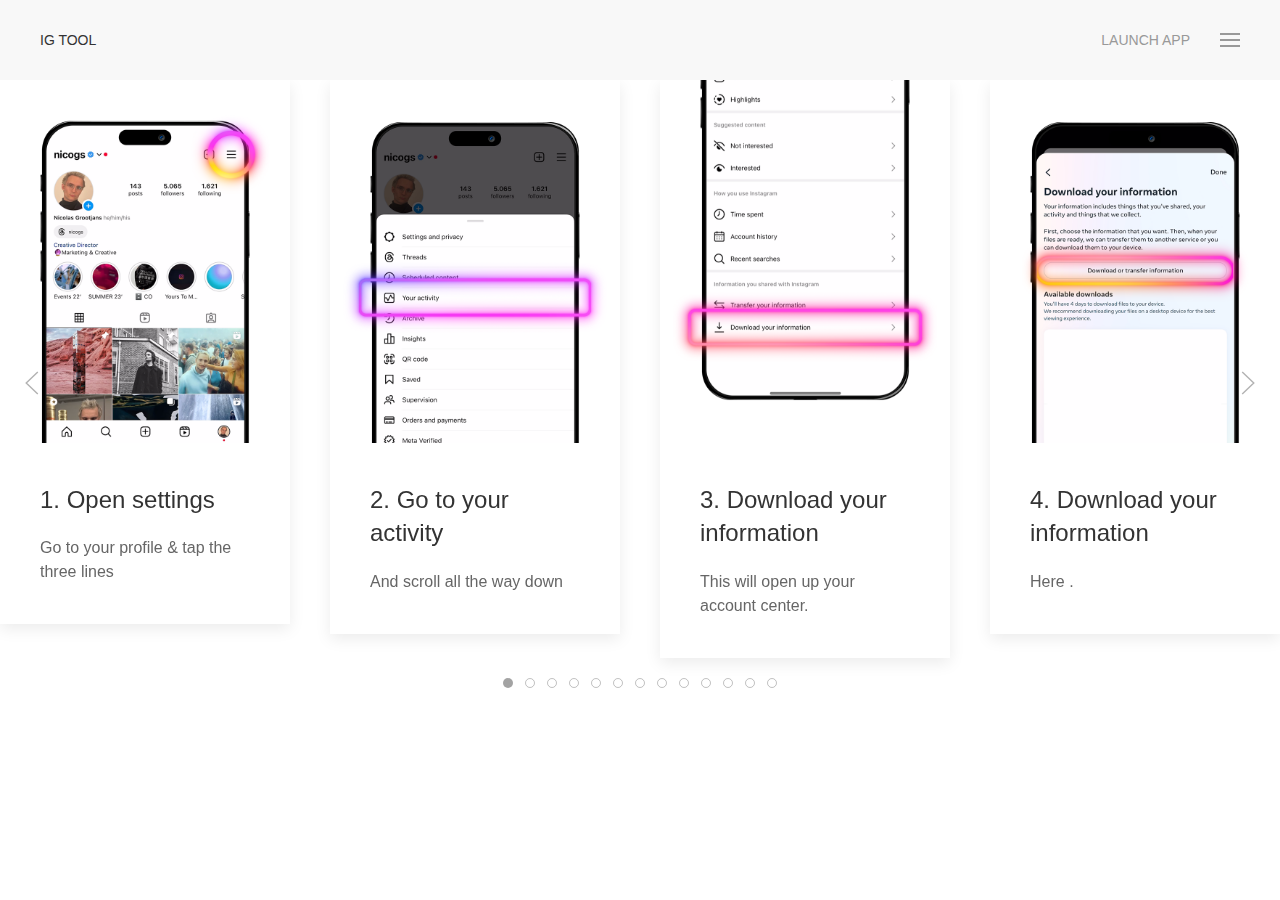
<file: howto.html>
<!DOCTYPE html>
<html lang="en">
<head>
	<meta charset="UTF-8">
	<meta name="viewport" content="width=device-width, initial-scale=1.0">
	<title>Document</title>
	<link rel="stylesheet" href="./styles/uikit.css">
	<link rel="stylesheet" href="https://cdnjs.cloudflare.com/ajax/libs/font-awesome/6.5.1/css/all.min.css" integrity="sha512-DTOQO9RWCH3ppGqcWaEA1BIZOC6xxalwEsw9c2QQeAIftl+Vegovlnee1c9QX4TctnWMn13TZye+giMm8e2LwA==" crossorigin="anonymous" referrerpolicy="no-referrer" />
	<link rel="stylesheet" href="./styles/style.css">

	<script src="./scripts/libraries/uikit.min.js"></script>
	<script src="./scripts/libraries/uikit-icons.min.js"></script>
	<!-- <link rel="manifest" href="./manifest.json"> -->
	<link rel="apple-touch-icon" href="./img/icons/icon-192x192.png">
	<meta name="apple-mobile-web-app-status-bar" content="#FF520E">
</head>
<body>
	<div uk-sticky="sel-target: .uk-navbar-container; cls-active: uk-navbar-sticky; end: false;">
		<nav class="uk-navbar-container">
			<div class="uk-container">
				<div uk-navbar="dropbar: true; dropbar-anchor: !.uk-navbar-container; target-y: !.uk-navbar-container">
					<div class="uk-navbar-left">
						<ul class="uk-navbar-nav">
							<li class="uk-active"><a href="#">IG Tool</a></li>
						</ul>
					</div>

					<div class="uk-navbar-right">
						<ul class="uk-navbar-nav">
							<li><a href="./">Launch App</a></li>
						</ul>

						<a class="uk-navbar-toggle uk-navbar-toggle-animate uk-icon uk-navbar-toggle-icon" href="" uk-navbar-toggle-icon="" role="button" aria-haspopup="true" aria-label="Open menu"></a>
						
						<div class="uk-navbar-dropdown uk-drop" uk-drop="mode: click; cls-drop: uk-navbar-dropdown; boundary: !.uk-navbar; stretch: x; flip: false" style="overflow-x: auto; top: 160px; left: 0px; width: 400px; max-width: 400px;">
							<!-- <ul class="uk-nav uk-navbar-dropdown-nav">
								<li class="uk-nav-header">Current session</li>
								<li><a id="navDownloadSession"><span class="uk-margin-small-right uk-icon" uk-icon="download"></span>Download</a></li>
								<li><a id="navDeleteSession"><span class="uk-margin-small-right uk-icon" uk-icon="trash"></span>Delete</a></li>
								<li class="uk-nav-divider"></li>
								<li class="uk-nav-header">Instagram Data</li>
								<li>
									<p class="uk-text-middle">Add the ZIP file that Instagram has </p>
									
									<div class="uk-margin" uk-margin>
										<div uk-form-custom="target: true">
											<input type="file" id="inputZIP" aria-label="Custom controls">
											<input class="uk-input uk-form-width-medium" type="text" id="" placeholder="Select file" aria-label="Custom controls" disabled>
										</div>
										<button class="uk-button uk-button-default" id="btnInstaNav" >Upload Data</button>
									</div>
								</li>
								<li class="uk-nav-divider"></li>
								<li>
									<ul uk-accordion>
										<li>
											<a class="uk-accordion-title uk-nav-header" href>Session data <span class="uk-text-meta">(optional)</span></a>
											<div class="uk-accordion-content">
												<p class="uk-text-middle">Optionally you can use the recorded data or tracked progress from a previous Sessio, by uploading the session file (JSON) </p>
												<div class="uk-margin " uk-margin>
													<div uk-form-custom="target: true">
														<input type="file" id="inputSession" aria-label="Custom controls">
														<input class="uk-input" type="text" placeholder="Select file" aria-label="Custom controls" disabled>
													</div>
													<button class="uk-button uk-button-default" id="btnSessionNav">Upload Data</button>
												</div>
											</div>
										</li>
									</ul>
								</li>
							</ul> -->
						</div>
					</div>
				</div>
			</div>
		</nav>
	</div>
	<div uk-slider>
		<div class="uk-position-relative">
			<div class="uk-slider-container-offset uk-dark">
				<ul class="uk-slider-items uk-child-width-1-1 uk-child-width-1-3@s uk-child-width-1-4@m uk-grid">
					<li>
						<div class="uk-card uk-card-default">
							<div class="uk-card-media-top">
								<img src="img/howto/howto_0.png" width="400" height="500" alt="">
							</div>
							<div class="uk-card-body " uk-height-match>
								<h3 class="uk-card-title">1. Open settings</h3>
								<p>Go to your profile & tap the three lines</p>
							</div>
						</div>
					</li>
					<li>
						<div class="uk-card uk-card-default">
							<div class="uk-card-media-top">
								<img src="img/howto/howto_1.png" width="400" height="500" alt="">
							</div>
							<div class="uk-card-body">
								<h3 class="uk-card-title">2. Go to your activity</h3>
								<p>And scroll all the way down</p>
							</div>
						</div>
					</li>
					<li>
						<div class="uk-card uk-card-default">
							<div class="uk-card-media-top">
								<img src="img/howto/howto_2.png" width="400" height="500" alt="">
							</div>
							<div class="uk-card-body">
								<h3 class="uk-card-title">3. Download your information</h3>
								<p>This will open up your account center.</p>
							</div>
						</div>
					</li>
					<li>
						<div class="uk-card uk-card-default">
							<div class="uk-card-media-top">
								<img src="img/howto/howto_3.png" width="400" height="500" alt="">
							</div>
							<div class="uk-card-body">
								<h3 class="uk-card-title">4. Download your information</h3>
								<p>Here .</p>
							</div>
						</div>
					</li>
					<li>
						<div class="uk-card uk-card-default">
							<div class="uk-card-media-top">
								<img src="img/howto/howto_4.png" width="400" height="500" alt="">
							</div>
							<div class="uk-card-body">
								<h3 class="uk-card-title">5. Select one account</h3>
								<p>Make sure to only select one account.</p>
							</div>
						</div>
					</li>
					<li>
						<div class="uk-card uk-card-default">
							<div class="uk-card-media-top">
								<img src="img/howto/howto_5.png" width="400" height="500" alt="">
							</div>
							<div class="uk-card-body">
								<h3 class="uk-card-title">6. Choose "Some of your information"</h3>
							</div>
						</div>
					</li>
					<li>
						<div class="uk-card uk-card-default">
							<div class="uk-card-media-top">
								<img src="img/howto/howto_6.png" width="400" height="500" alt="">
							</div>
							<div class="uk-card-body">
								<h3 class="uk-card-title">7. Only select "Followers and following"</h3>
							</div>
						</div>
					</li>
					<li>
						<div class="uk-card uk-card-default">
							<div class="uk-card-media-top">
								<img src="img/howto/howto_7.png" width="400" height="500" alt="">
							</div>
							<div class="uk-card-body">
								<h3 class="uk-card-title">8. Select "Download to device"</h3>
							</div>
						</div>
					</li>
					<li>
						<div class="uk-card uk-card-default">
							<div class="uk-card-media-top">
								<img src="img/howto/howto_8.png" width="400" height="500" alt="">
							</div>
							<div class="uk-card-body">
								<h3 class="uk-card-title">9. Change the date range to "All time"</h3>
							</div>
						</div>
					</li>
					<li>
						<div class="uk-card uk-card-default">
							<div class="uk-card-media-top">
								<img src="img/howto/howto_9.png" width="400" height="500" alt="">
							</div>
							<div class="uk-card-body">
								<h3 class="uk-card-title">10. Make sure JSON is selected instead of HTML</h3>
							</div>
						</div>
					</li>
					<li>
						<div class="uk-card uk-card-default">
							<div class="uk-card-media-top">
								<img src="img/howto/howto_10.png" width="400" height="500" alt="">
							</div>
							<div class="uk-card-body">
								<h3 class="uk-card-title">11. Request your files</h3>
								<p>Make sure the date range and format are set correctly!</p>
							</div>
						</div>
					</li>
					<li>
						<div class="uk-card uk-card-default">
							<div class="uk-card-media-top">
								<img src="img/howto/howto_11.png" width="400" height="500" alt="">
							</div>
							<div class="uk-card-body" uk-height-match>
								<h3 class="uk-card-title">You'll recieve an email when the files are ready</h3>

							</div>
						</div>
					</li>
					<li>
						<div class="uk-card uk-card-default">
							<div class="uk-card-media-top">
								<img src="img/howto/howto_12.png" width="400" height="500" alt="">
							</div>
							<div class="uk-card-body">
								<h3 class="uk-card-title">12. Save the ZIP file to your device</h3>

							</div>
						</div>
					</li>
				</ul>
			</div>
	
			<div class="uk-hidden@s uk-dark">
				<a class="uk-position-center-left uk-position-small" href uk-slidenav-previous uk-slider-item="previous"></a>
				<a class="uk-position-center-right uk-position-small" href uk-slidenav-next uk-slider-item="next"></a>
			</div>
	
			<div class="uk-visible@s uk-dark">
				<a class="uk-position-center-left uk-position-small" href uk-slidenav-previous uk-slider-item="previous"></a>
				<a class="uk-position-center-right uk-position-small" href uk-slidenav-next uk-slider-item="next"></a>
			</div>
		</div>
		<ul class="uk-slider-nav uk-dotnav uk-flex-center uk-margin"></ul>
	</div>
</body>
</html>
</file>
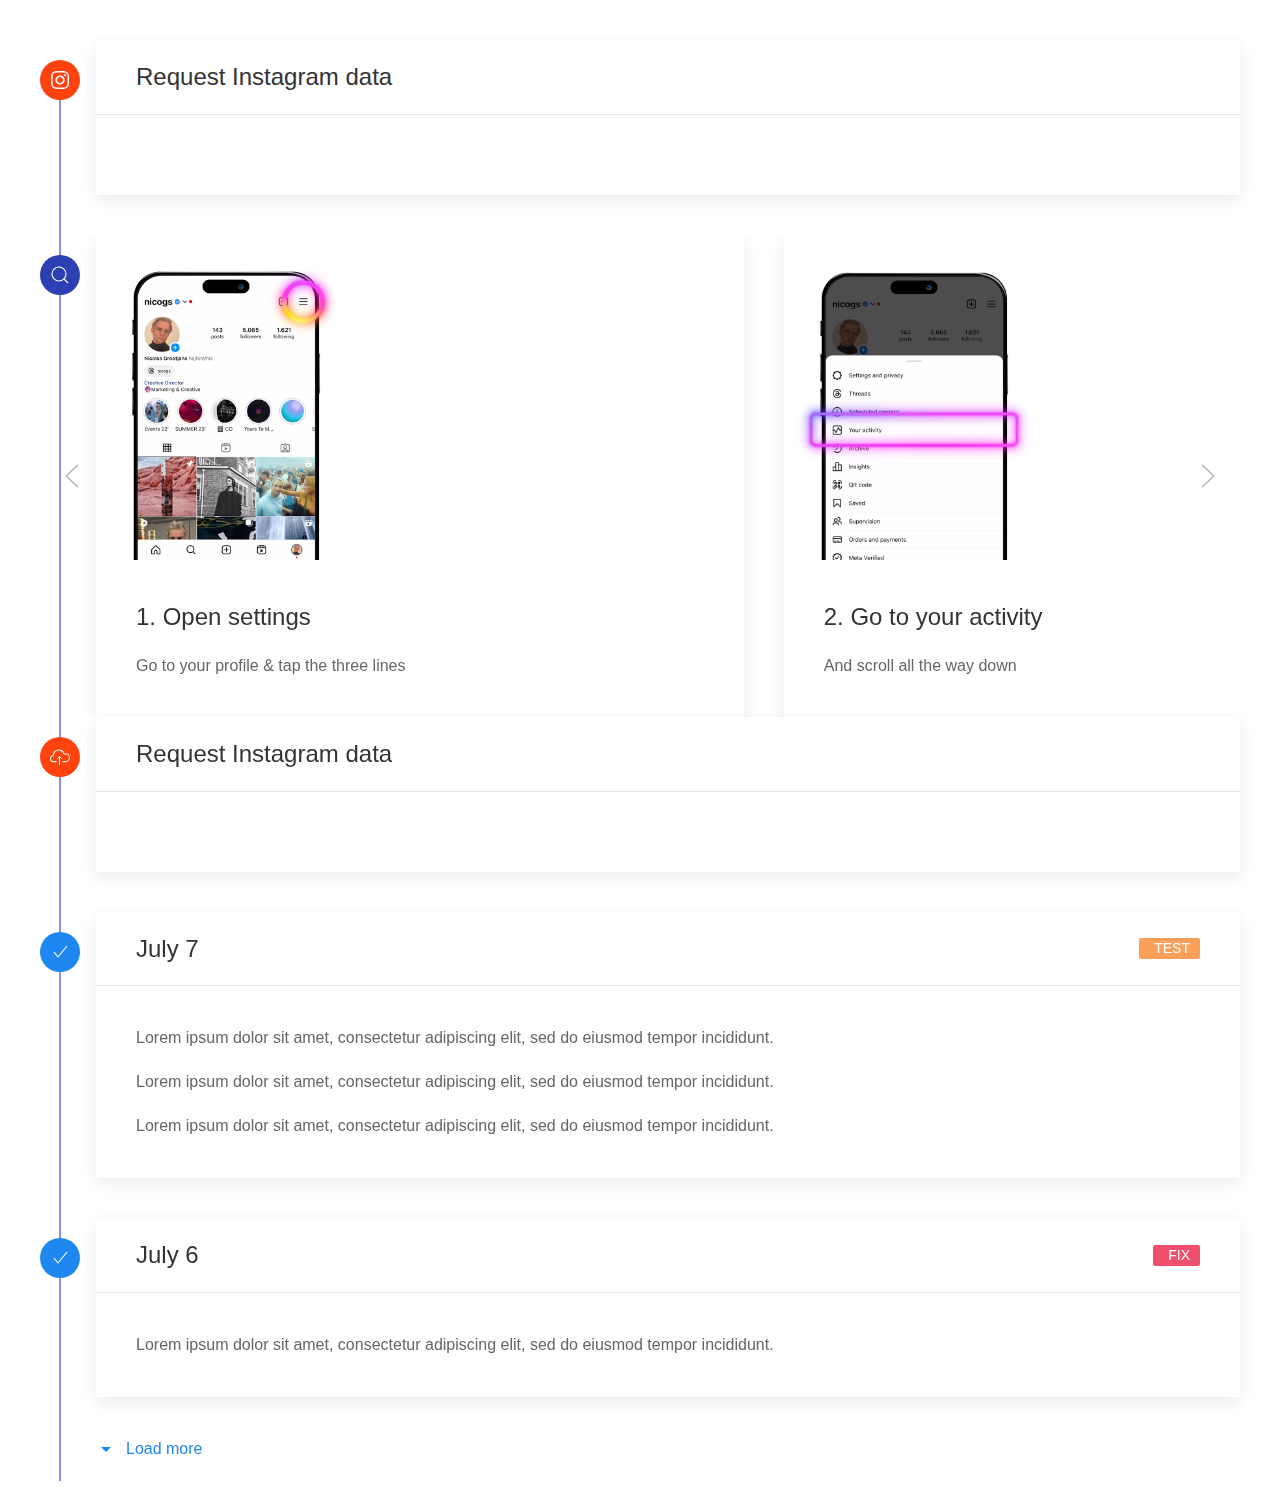
<file: intro.html>
<!DOCTYPE html>
<html lang="en">
<head>
	<meta charset="UTF-8">
	<meta name="viewport" content="width=device-width, initial-scale=1.0">
	<title>InStAn - Getting Started</title>
	<link rel="stylesheet" href="./styles/uikit.css">
	<link rel="stylesheet" href="https://cdnjs.cloudflare.com/ajax/libs/font-awesome/6.5.1/css/all.min.css" integrity="sha512-DTOQO9RWCH3ppGqcWaEA1BIZOC6xxalwEsw9c2QQeAIftl+Vegovlnee1c9QX4TctnWMn13TZye+giMm8e2LwA==" crossorigin="anonymous" referrerpolicy="no-referrer" />
	<link rel="stylesheet" href="./styles/style.css">

	<script src="./scripts/libraries/uikit.min.js"></script>
	<script src="./scripts/libraries/uikit-icons.min.js"></script>

	<!-- iOS Support -->
	<link rel="manifest" href="./manifest.json">
	<link rel="apple-touch-icon" href="./img/icons/icon-96x96.png">
	<!-- <meta name="apple-mobile-web-app-status-bar" content="#FF520E"> -->
	<meta name="apple-mobile-web-app-status-bar-style" content="black-translucent">
	<meta name="apple-mobile-web-app-capable" content="yes">
	<link rel="apple-touch-startup-image" media="orientation: portrait" href="./img/icons/launch.png">
	<link rel="apple-touch-startup-image" media="(device-width: 428px) and (device-height: 926px) and (-webkit-device-pixel-ratio: 3)" href="./img/icons/launch.png">
</head>
<body>
	<div class="uk-container uk-padding">
		<div class="uk-timeline">
			<div class="uk-timeline-item">
				<div class="uk-timeline-icon">
					<span class="uk-badge step-badge"><span uk-icon="instagram"></span></span>
				</div>
				<div class="uk-timeline-content">
					<div class="uk-card uk-card-default uk-margin-medium-bottom uk-overflow-auto">
						<div class="uk-card-header">
							<div class="uk-grid-small uk-flex-middle" uk-grid>
								<h3 class="uk-card-title">Request Instagram data</h3>
							</div>
						</div>
						<div class="uk-card-body">

						</div>
					</div>
				</div>
			</div>
			<div class="uk-timeline-item">
				<div class="uk-timeline-icon">
					<span class="uk-badge how-to-badge"><span uk-icon="search"></span></span>
				</div>
				<div class="uk-timeline-content" uk-slider>
						<div class="uk-slider-container-offset uk-width-1-1 uk-dark">
							<ul class="uk-slider-items uk-child-width-auto uk-child-width-1-2@s uk-child-width-1-4@m uk-grid">
									<li>
										<div class="uk-card uk-card-default">
											<div class="uk-card-media-top">
												<img src="img/howto/howto_0.png" width="260" height="325" alt="">
											</div>
											<div class="uk-card-body ">
												<h3 class="uk-card-title">1. Open settings</h3>
												<p>Go to your profile & tap the three lines</p>
											</div>
										</div>
									</li>
									<li>
										<div class="uk-card uk-card-default">
											<div class="uk-card-media-top">
												<img src="img/howto/howto_1.png" width="260" height="325" alt="">
											</div>
											<div class="uk-card-body">
												<h3 class="uk-card-title">2. Go to your activity</h3>
												<p>And scroll all the way down</p>
											</div>
										</div>
									</li>
									<li>
										<div class="uk-card uk-card-default">
											<div class="uk-card-media-top">
												<img src="img/howto/howto_2.png" width="260" height="325" alt="">
											</div>
											<div class="uk-card-body">
												<h3 class="uk-card-title">3. Download your information</h3>
												<p>This will open up your account center.</p>
											</div>
										</div>
									</li>
									<li>
										<div class="uk-card uk-card-default">
											<div class="uk-card-media-top">
												<img src="img/howto/howto_3.png" width="260" height="325" alt="">
											</div>
											<div class="uk-card-body">
												<h3 class="uk-card-title">4. Download your information</h3>
												<p>Here .</p>
											</div>
										</div>
									</li>
									<li>
										<div class="uk-card uk-card-default">
											<div class="uk-card-media-top">
												<img src="img/howto/howto_4.png" width="260" height="325" alt="">
											</div>
											<div class="uk-card-body">
												<h3 class="uk-card-title">5. Select one account</h3>
												<p>Make sure to only select one account.</p>
											</div>
										</div>
									</li>
									<li>
										<div class="uk-card uk-card-default">
											<div class="uk-card-media-top">
												<img src="img/howto/howto_5.png" width="260" height="325" alt="">
											</div>
											<div class="uk-card-body">
												<h3 class="uk-card-title">6. Choose "Some of your information"</h3>
											</div>
										</div>
									</li>
									<li>
										<div class="uk-card uk-card-default">
											<div class="uk-card-media-top">
												<img src="img/howto/howto_6.png" width="260" height="325" alt="">
											</div>
											<div class="uk-card-body">
												<h3 class="uk-card-title">7. Only select "Followers and following"</h3>
											</div>
										</div>
									</li>
									<li>
										<div class="uk-card uk-card-default">
											<div class="uk-card-media-top">
												<img src="img/howto/howto_7.png" width="260" height="325" alt="">
											</div>
											<div class="uk-card-body">
												<h3 class="uk-card-title">8. Select "Download to device"</h3>
											</div>
										</div>
									</li>
									<li>
										<div class="uk-card uk-card-default">
											<div class="uk-card-media-top">
												<img src="img/howto/howto_8.png" width="260" height="325" alt="">
											</div>
											<div class="uk-card-body">
												<h3 class="uk-card-title">9. Change the date range to "All time"</h3>
											</div>
										</div>
									</li>
									<li>
										<div class="uk-card uk-card-default">
											<div class="uk-card-media-top">
												<img src="img/howto/howto_9.png" width="260" height="325" alt="">
											</div>
											<div class="uk-card-body">
												<h3 class="uk-card-title">10. Make sure JSON is selected instead of HTML</h3>
											</div>
										</div>
									</li>
									<li>
										<div class="uk-card uk-card-default">
											<div class="uk-card-media-top">
												<img src="img/howto/howto_10.png" width="260" height="325" alt="">
											</div>
											<div class="uk-card-body">
												<h3 class="uk-card-title">11. Request your files</h3>
												<p>Make sure the date range and format are set correctly!</p>
											</div>
										</div>
									</li>
									<li>
										<div class="uk-card uk-card-default">
											<div class="uk-card-media-top">
												<img src="img/howto/howto_11.png" width="260" height="325" alt="">
											</div>
											<div class="uk-card-body">
												<h3 class="uk-card-title">You'll recieve an email when the files are ready</h3>
				
											</div>
										</div>
									</li>
									<li>
										<div class="uk-card uk-card-default">
											<div class="uk-card-media-top">
												<img src="img/howto/howto_12.png" width="260" height="325" alt="">
											</div>
											<div class="uk-card-body">
												<h3 class="uk-card-title">12. Save the ZIP file to your device</h3>
				
											</div>
										</div>
									</li>
							</ul>
						</div>
							<!-- <ul class="uk-slider-nav uk-dotnav uk-flex-start uk-margin"></ul> -->
						<div class="uk-hidden@s uk-dark">
								<a class="uk-position-center-left uk-position-small" href uk-slidenav-previous uk-slider-item="previous"></a>
								<a class="uk-position-center-right uk-position-small" href uk-slidenav-next uk-slider-item="next"></a>
						</div>
					
						<div class="uk-visible@s uk-dark">
								<a class="uk-position-center-left uk-position-small" href uk-slidenav-previous uk-slider-item="previous"></a>
								<a class="uk-position-center-right uk-position-small" href uk-slidenav-next uk-slider-item="next"></a>
						</div>
				</div>
			</div>
			<div class="uk-timeline-item">
				<div class="uk-timeline-icon">
					<span class="uk-badge step-badge"><span uk-icon="cloud-upload"></span></span>
				</div>
				<div class="uk-timeline-content">
					<div class="uk-card uk-card-default uk-margin-medium-bottom uk-overflow-auto">
						<div class="uk-card-header">
							<div class="uk-grid-small uk-flex-middle" uk-grid>
								<h3 class="uk-card-title">Request Instagram data</h3>
							</div>
						</div>
						<div class="uk-card-body">

						</div>
					</div>
				</div>
			</div>
			<div class="uk-timeline-item">
				<div class="uk-timeline-icon">
					<span class="uk-badge"><span uk-icon="check"></span></span>
				</div>
				<div class="uk-timeline-content">
					<div class="uk-card uk-card-default uk-margin-medium-bottom uk-overflow-auto">
						<div class="uk-card-header">
							<div class="uk-grid-small uk-flex-middle" uk-grid>
								<h3 class="uk-card-title"><time datetime="2020-07-07">July 7</time></h3>
								<span class="uk-label uk-label-warning uk-margin-auto-left">Test</span>
							</div>
						</div>
						<div class="uk-card-body">
												<p>Lorem ipsum dolor sit amet, consectetur adipiscing elit, sed do eiusmod tempor incididunt.
							</p>
												<p>Lorem ipsum dolor sit amet, consectetur adipiscing elit, sed do eiusmod tempor incididunt.
							</p>
												<p>Lorem ipsum dolor sit amet, consectetur adipiscing elit, sed do eiusmod tempor incididunt.
							</p>
						</div>
					</div>
				</div>
			</div>
			<div class="uk-timeline-item">
				<div class="uk-timeline-icon">
					<span class="uk-badge"><span uk-icon="check"></span></span>
				</div>
				<div class="uk-timeline-content">
					<div class="uk-card uk-card-default uk-margin-medium-bottom uk-overflow-auto">
						<div class="uk-card-header">
							<div class="uk-grid-small uk-flex-middle" uk-grid>
								<h3 class="uk-card-title"><time datetime="2020-07-06">July 6</time></h3>
								<span class="uk-label uk-label-danger uk-margin-auto-left">Fix</span>
							</div>
						</div>
						<div class="uk-card-body">
							<p>Lorem ipsum dolor sit amet, consectetur adipiscing elit, sed do eiusmod tempor incididunt.
							</p>
						</div>
					</div>
									<a href="#"><span class="uk-margin-small-right" uk-icon="triangle-down"></span>Load more</a>
				</div>
			</div>
		</div>
	</div>
</body>
</file>
<file: styles/style.css>
/* https://huemint.com/brand-intersection/#palette=fefefa-2c40b3-8c8af8-ff520e */

body, section {
	margin: 0px;
	padding: 0px;
}

.uk-timeline .uk-timeline-item .uk-card {
	max-height: 1700px;
}

.uk-timeline .uk-timeline-item {
    display: flex;
    position: relative;
}

.uk-timeline .uk-timeline-item::before {
    background: #8c8af8;
    content: "";
    height: 100%;
    left: 19px;
    position: absolute;
    top: 20px;
    width: 2px;
		z-index: -1;
}

.uk-timeline .uk-timeline-item .uk-timeline-icon .uk-badge {
	
		margin-top: 20px;
    width: 40px;
    height: 40px;
}

.how-to-badge {
	background-color: #2c40b3;
}

.step-badge {
	background-color: #ff420e;
}

.uk-timeline .uk-timeline-item .uk-timeline-content {
    -ms-flex: 1 1 auto;
    flex: 1 1 auto;
    padding: 0 0 0 1rem;
}
</file>
